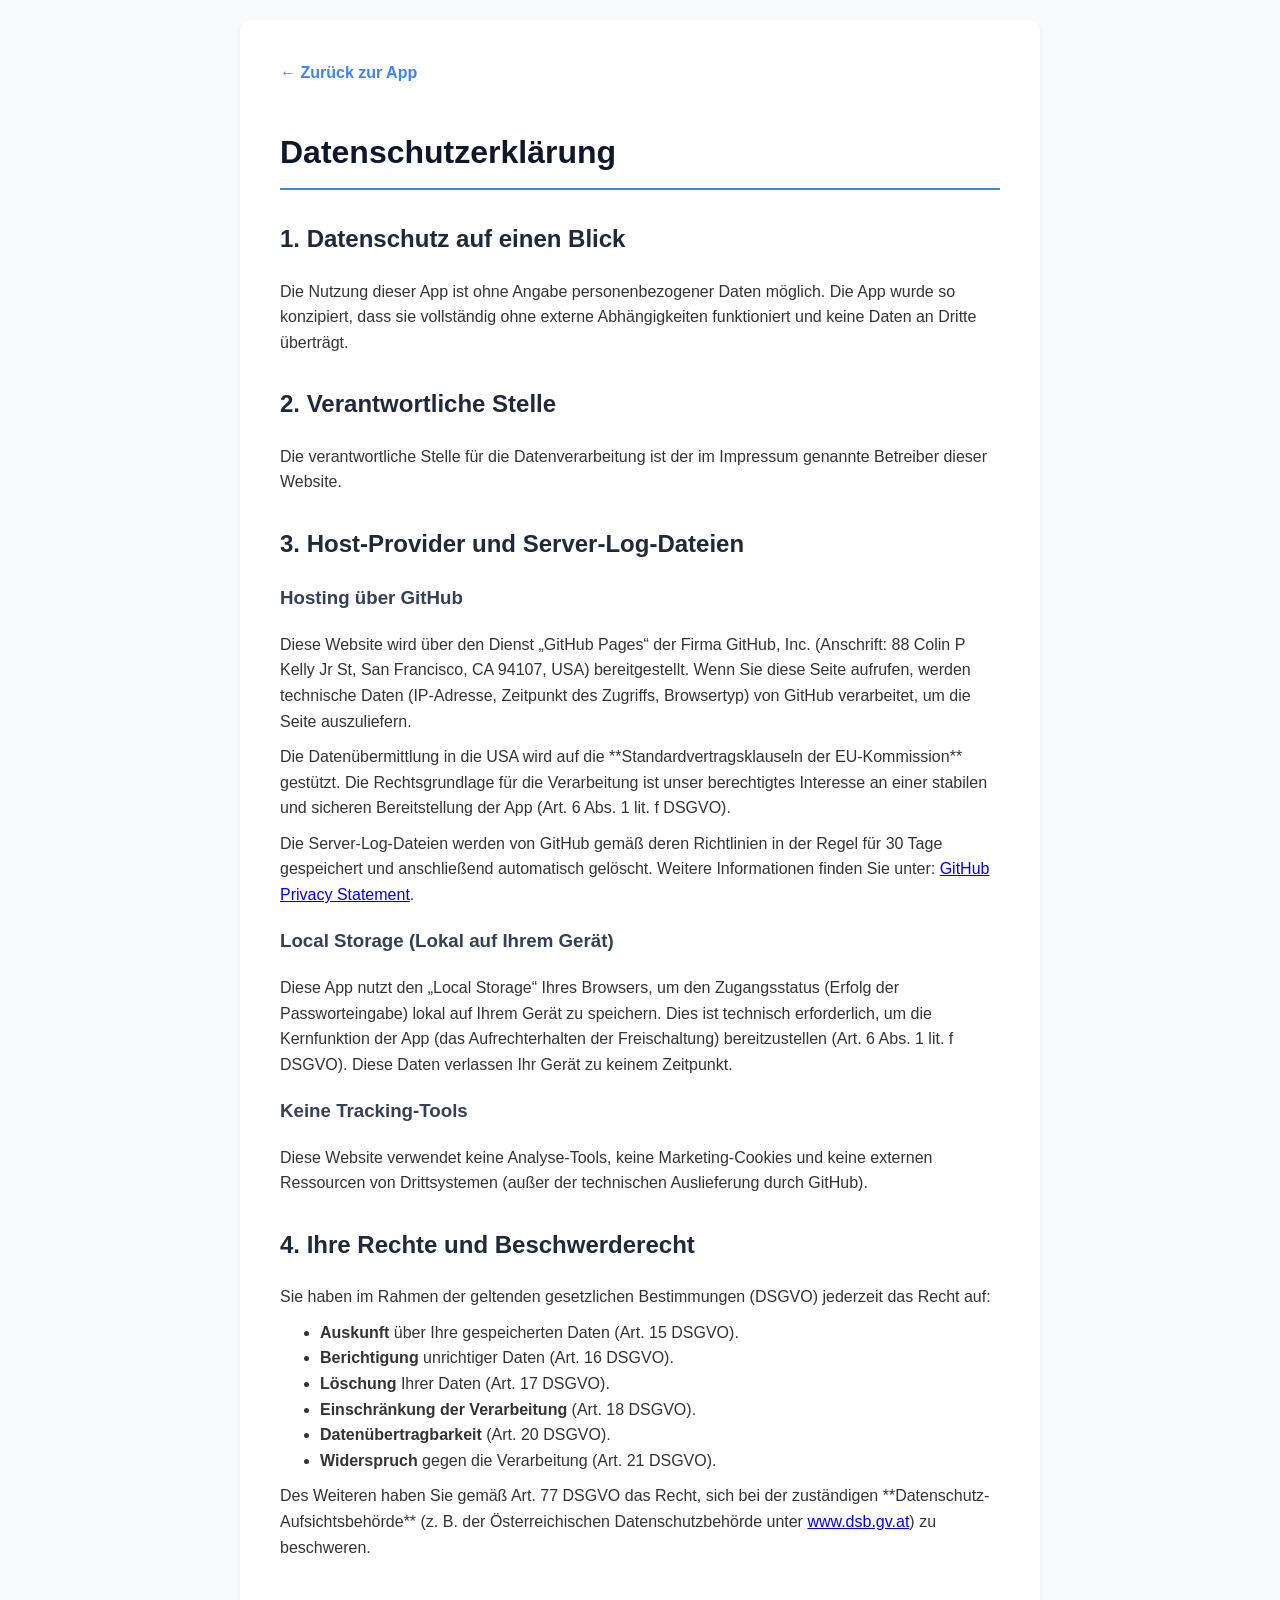
<file: datenschutz.html>
<!DOCTYPE html>
<html lang="de">

<head>
    <meta charset="UTF-8">
    <meta name="viewport" content="width=device-width, initial-scale=1.0">
    <title>Datenschutzerklärung - TechZeichner Pro</title>
    <style>
        body {
            font-family: -apple-system, BlinkMacSystemFont, "Segoe UI", Roboto, Helvetica, Arial, sans-serif;
            line-height: 1.6;
            color: #333;
            max-width: 800px;
            margin: 0 auto;
            padding: 20px;
            background-color: #f8fafc;
        }

        .container {
            background: white;
            padding: 40px;
            border-radius: 12px;
            box-shadow: 0 4px 6px -1px rgba(0, 0, 0, 0.1);
        }

        h1 {
            color: #0f172a;
            border-bottom: 2px solid #3b82f6;
            padding-bottom: 10px;
        }

        h2 {
            color: #1e293b;
            margin-top: 30px;
        }

        h3 {
            color: #334155;
        }

        p,
        ul {
            margin: 10px 0;
        }

        .back-link {
            display: inline-block;
            margin-bottom: 20px;
            color: #3b82f6;
            text-decoration: none;
            font-weight: 600;
        }

        .back-link:hover {
            text-decoration: underline;
        }
    </style>
</head>

<body>
    <div class="container">
        <a href="index.html" class="back-link">← Zurück zur App</a>
        <h1>Datenschutzerklärung</h1>

        <h2>1. Datenschutz auf einen Blick</h2>
        <p>Die Nutzung dieser App ist ohne Angabe personenbezogener Daten möglich. Die App wurde so konzipiert, dass sie
            vollständig ohne externe Abhängigkeiten funktioniert und keine Daten an Dritte überträgt.</p>

        <h2>2. Verantwortliche Stelle</h2>
        <p>Die verantwortliche Stelle für die Datenverarbeitung ist der im Impressum genannte Betreiber dieser Website.
        </p>

        <h2>3. Host-Provider und Server-Log-Dateien</h2>
        <h3>Hosting über GitHub</h3>
        <p>Diese Website wird über den Dienst „GitHub Pages“ der Firma GitHub, Inc. (Anschrift: 88 Colin P Kelly Jr St,
            San Francisco, CA 94107, USA) bereitgestellt. Wenn Sie diese Seite aufrufen, werden technische Daten
            (IP-Adresse, Zeitpunkt des Zugriffs, Browsertyp) von GitHub verarbeitet, um die Seite auszuliefern.</p>
        <p>Die Datenübermittlung in die USA wird auf die **Standardvertragsklauseln der EU-Kommission** gestützt. Die
            Rechtsgrundlage für die Verarbeitung ist unser berechtigtes Interesse an einer stabilen und sicheren
            Bereitstellung der App (Art. 6 Abs. 1 lit. f DSGVO).</p>
        <p>Die Server-Log-Dateien werden von GitHub gemäß deren Richtlinien in der Regel für 30 Tage gespeichert und
            anschließend automatisch gelöscht. Weitere Informationen finden Sie unter: <a
                href="https://docs.github.com/en/site-policy/privacy-policies/github-privacy-statement" target="_blank"
                rel="noopener noreferrer">GitHub Privacy Statement</a>.</p>

        <h3>Local Storage (Lokal auf Ihrem Gerät)</h3>
        <p>Diese App nutzt den „Local Storage“ Ihres Browsers, um den Zugangsstatus (Erfolg der Passworteingabe) lokal
            auf Ihrem Gerät zu speichern. Dies ist technisch erforderlich, um die Kernfunktion der App (das
            Aufrechterhalten der Freischaltung) bereitzustellen (Art. 6 Abs. 1 lit. f DSGVO). Diese Daten verlassen Ihr
            Gerät zu keinem Zeitpunkt.</p>


        <h3>Keine Tracking-Tools</h3>
        <p>Diese Website verwendet keine Analyse-Tools, keine Marketing-Cookies und keine externen Ressourcen von
            Drittsystemen (außer der technischen Auslieferung durch GitHub).</p>

        <h2>4. Ihre Rechte und Beschwerderecht</h2>
        <p>Sie haben im Rahmen der geltenden gesetzlichen Bestimmungen (DSGVO) jederzeit das Recht auf:</p>
        <ul>
            <li><strong>Auskunft</strong> über Ihre gespeicherten Daten (Art. 15 DSGVO).</li>
            <li><strong>Berichtigung</strong> unrichtiger Daten (Art. 16 DSGVO).</li>
            <li><strong>Löschung</strong> Ihrer Daten (Art. 17 DSGVO).</li>
            <li><strong>Einschränkung der Verarbeitung</strong> (Art. 18 DSGVO).</li>
            <li><strong>Datenübertragbarkeit</strong> (Art. 20 DSGVO).</li>
            <li><strong>Widerspruch</strong> gegen die Verarbeitung (Art. 21 DSGVO).</li>
        </ul>
        <p>Des Weiteren haben Sie gemäß Art. 77 DSGVO das Recht, sich bei der zuständigen
            **Datenschutz-Aufsichtsbehörde** (z. B. der Österreichischen Datenschutzbehörde unter <a
                href="https://www.dsb.gv.at" target="_blank" rel="noopener noreferrer">www.dsb.gv.at</a>) zu beschweren.
        </p>
    </div>
</body>

</html>
</file>
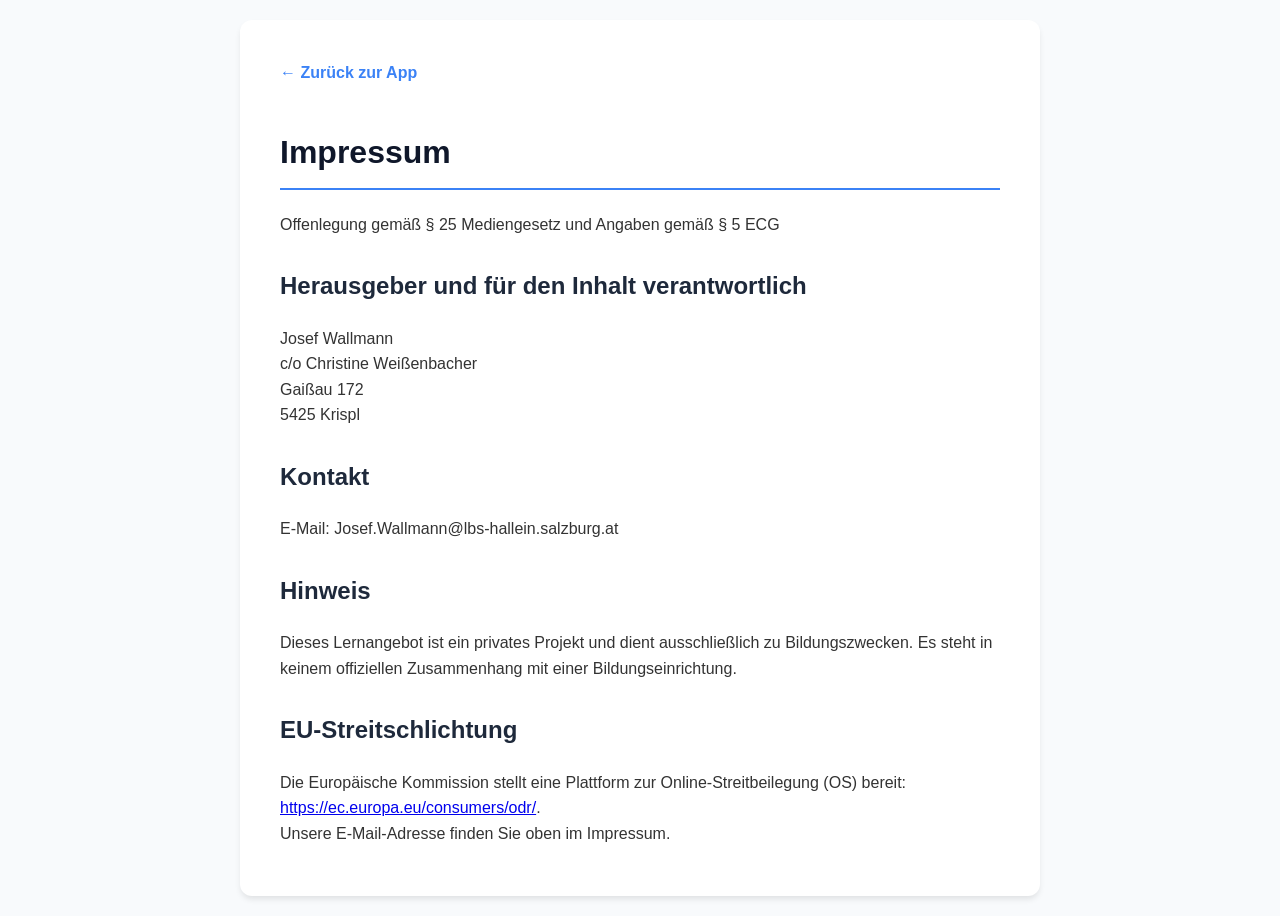
<file: impressum.html>
<!DOCTYPE html>
<html lang="de">

<head>
    <meta charset="UTF-8">
    <meta name="viewport" content="width=device-width, initial-scale=1.0">
    <title>Impressum - AM-Übungsaufgaben (3TZ)</title>
    <style>
        body {
            font-family: -apple-system, BlinkMacSystemFont, "Segoe UI", Roboto, Helvetica, Arial, sans-serif;
            line-height: 1.6;
            color: #333;
            max-width: 800px;
            margin: 0 auto;
            padding: 20px;
            background-color: #f8fafc;
        }

        .container {
            background: white;
            padding: 40px;
            border-radius: 12px;
            box-shadow: 0 4px 6px -1px rgba(0, 0, 0, 0.1);
        }

        h1 {
            color: #0f172a;
            border-bottom: 2px solid #3b82f6;
            padding-bottom: 10px;
        }

        h2 {
            color: #1e293b;
            margin-top: 30px;
        }

        p {
            margin: 10px 0;
        }

        .back-link {
            display: inline-block;
            margin-bottom: 20px;
            color: #3b82f6;
            text-decoration: none;
            font-weight: 600;
        }

        .back-link:hover {
            text-decoration: underline;
        }
    </style>
</head>

<body>
    <div class="container">
        <a href="index.html" class="back-link">← Zurück zur App</a>
        <h1>Impressum</h1>
        <p>Offenlegung gemäß § 25 Mediengesetz und Angaben gemäß § 5 ECG</p>

        <h2>Herausgeber und für den Inhalt verantwortlich</h2>
        <p>
            Josef Wallmann<br>
            c/o Christine Weißenbacher<br>
            Gaißau 172<br>
            5425 Krispl
        </p>

        <h2>Kontakt</h2>
        <p>
            E-Mail: Josef.Wallmann@lbs-hallein.salzburg.at<br>

        </p>


        <h2>Hinweis</h2>
        <p>Dieses Lernangebot ist ein privates Projekt und dient ausschließlich zu Bildungszwecken. Es steht in keinem
            offiziellen Zusammenhang mit einer Bildungseinrichtung.</p>

        <h2>EU-Streitschlichtung</h2>
        <p>Die Europäische Kommission stellt eine Plattform zur Online-Streitbeilegung (OS) bereit:
            <a href="https://ec.europa.eu/consumers/odr/" target="_blank"
                rel="noopener noreferrer">https://ec.europa.eu/consumers/odr/</a>.<br>
            Unsere E-Mail-Adresse finden Sie oben im Impressum.
        </p>
    </div>
</body>

</html>
</file>
